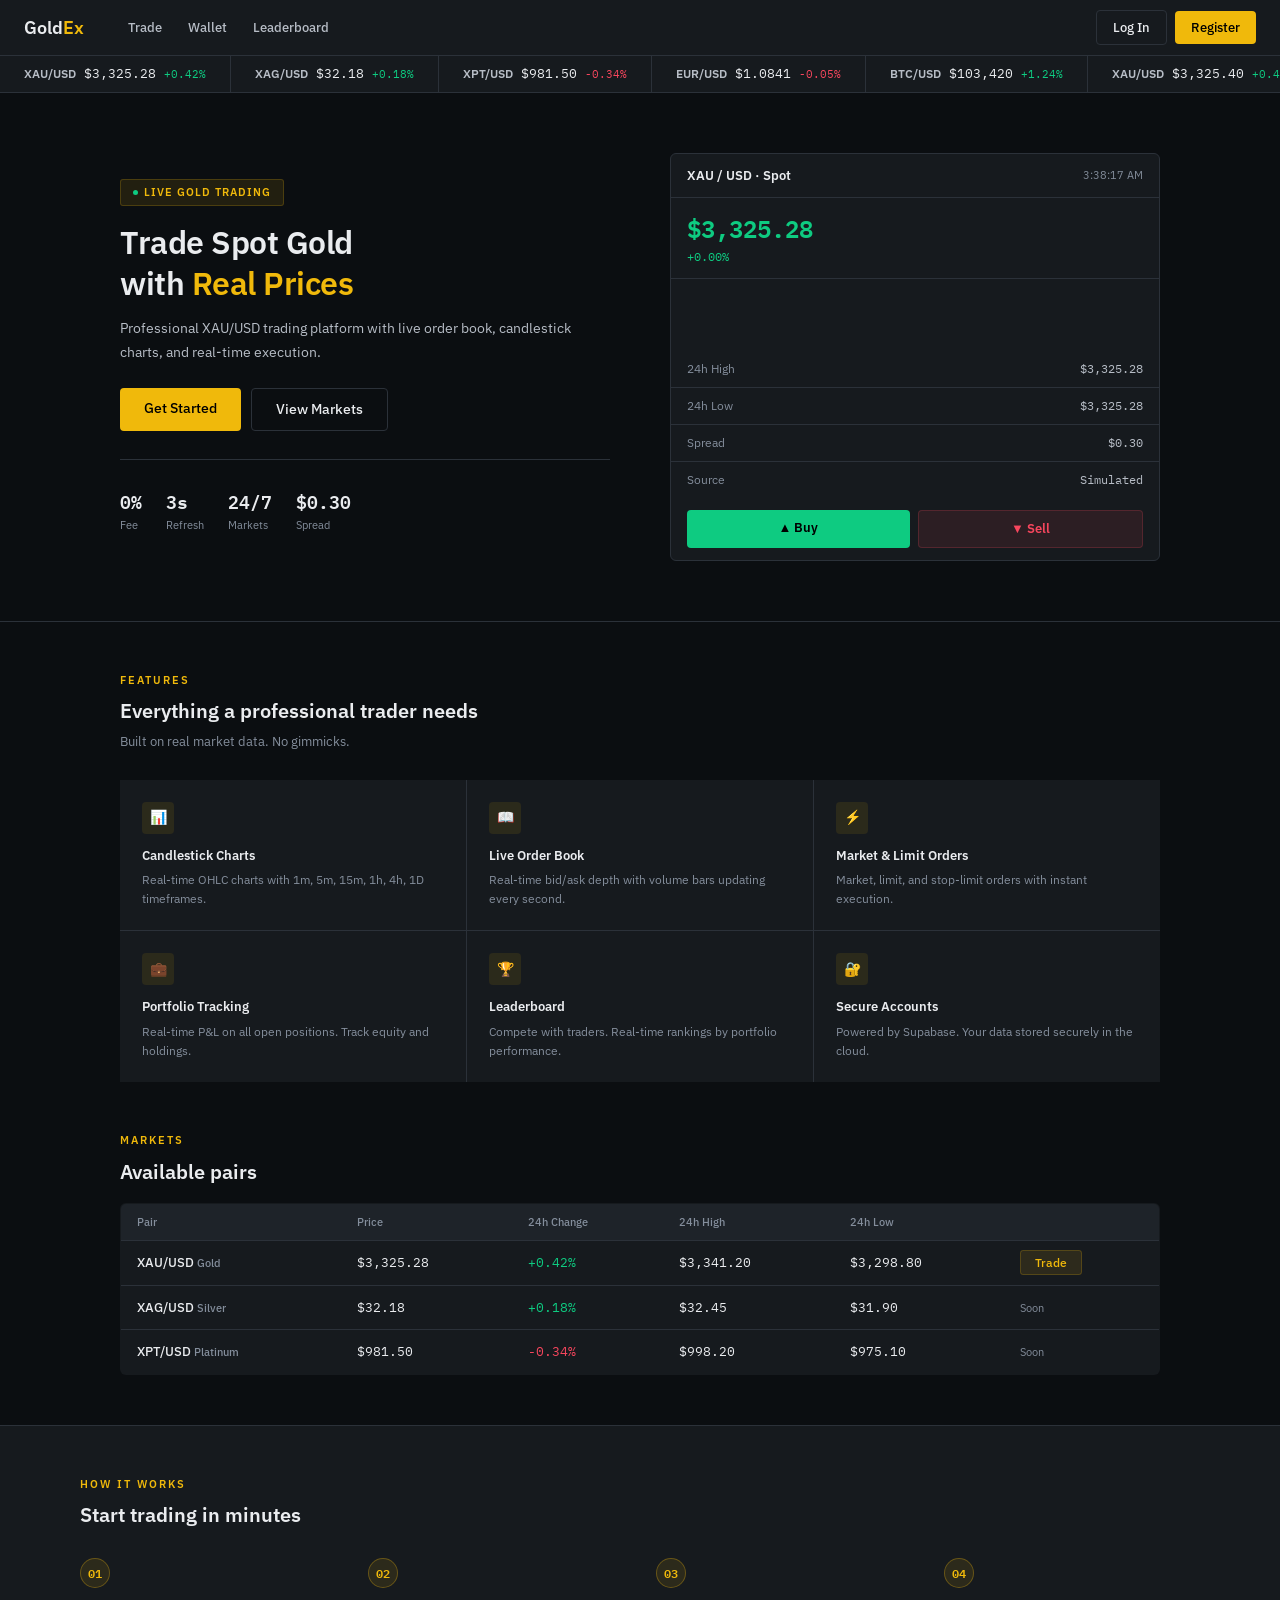
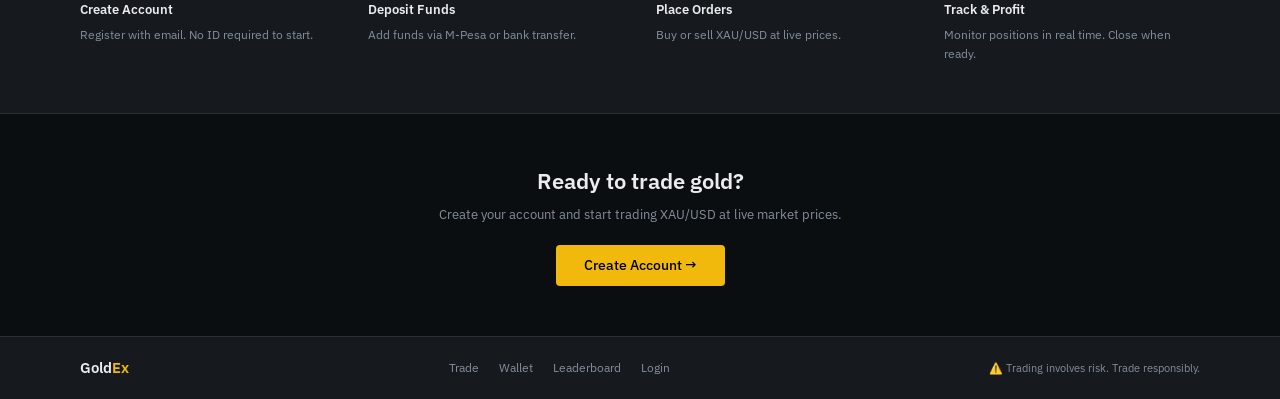
<file: index.html>
<!DOCTYPE html>
<html lang="en">
<head>
<meta charset="UTF-8">
<meta name="viewport" content="width=device-width, initial-scale=1.0">
<link rel="icon" type="image/svg+xml" href="favicon.svg">
<title>GoldEx — Spot Gold Trading</title>
<link href="https://fonts.googleapis.com/css2?family=IBM+Plex+Sans:wght@400;500;600&family=IBM+Plex+Mono:wght@400;500&display=swap" rel="stylesheet">
<style>
:root{--bg0:#0b0e11;--bg1:#161a1e;--bg2:#1e2329;--bg3:#2b3139;--border:#2b3139;--text:#eaecef;--text2:#b7bdc6;--text3:#848e9c;--yellow:#f0b90b;--yellow2:#d4a017;--green:#0ecb81;--red:#f6465d;}
*{margin:0;padding:0;box-sizing:border-box;}
body{background:var(--bg0);color:var(--text);font-family:'IBM Plex Sans',sans-serif;font-size:14px;line-height:1.5;}
nav{display:flex;align-items:center;height:56px;padding:0 24px;background:var(--bg1);border-bottom:1px solid var(--border);position:sticky;top:0;z-index:100;gap:32px;}
.logo{font-size:18px;font-weight:600;text-decoration:none;color:var(--text);}
.logo .g{color:var(--yellow);}
.nav-links{display:flex;align-items:center;gap:2px;}
.nav-link{color:var(--text2);text-decoration:none;padding:6px 12px;border-radius:4px;font-size:13px;font-weight:500;transition:all 0.15s;}
.nav-link:hover{color:var(--text);background:var(--bg2);}
.nav-right{margin-left:auto;display:flex;align-items:center;gap:8px;}
.btn{padding:7px 16px;border-radius:4px;font-size:13px;font-weight:500;cursor:pointer;font-family:'IBM Plex Sans',sans-serif;transition:all 0.15s;border:none;text-decoration:none;display:inline-block;}
.btn.outline{background:transparent;color:var(--text);border:1px solid var(--border);}
.btn.outline:hover{border-color:var(--yellow);color:var(--yellow);}
.btn.fill{background:var(--yellow);color:#000;}
.btn.fill:hover{background:var(--yellow2);}
.ticker{background:var(--bg1);border-bottom:1px solid var(--border);overflow:hidden;white-space:nowrap;}
.ticker-inner{display:inline-flex;animation:scroll 30s linear infinite;}
@keyframes scroll{0%{transform:translateX(0);}100%{transform:translateX(-50%);}}
.tick-item{display:inline-flex;align-items:center;gap:8px;padding:8px 24px;border-right:1px solid var(--border);}
.tick-sym{font-size:12px;font-weight:600;color:var(--text2);}
.tick-price{font-size:13px;font-family:'IBM Plex Mono',monospace;}
.tick-chg{font-size:11px;font-family:'IBM Plex Mono',monospace;}
.tick-chg.up{color:var(--green);}
.tick-chg.dn{color:var(--red);}
.hero{display:grid;grid-template-columns:1fr 1fr;gap:60px;align-items:center;padding:60px 80px;max-width:1200px;margin:0 auto;}
.hero-tag{display:inline-flex;align-items:center;gap:6px;background:rgba(240,185,11,0.1);border:1px solid rgba(240,185,11,0.2);padding:4px 12px;border-radius:3px;font-size:11px;font-weight:600;letter-spacing:1px;color:var(--yellow);margin-bottom:16px;text-transform:uppercase;}
.live-dot{width:5px;height:5px;border-radius:50%;background:var(--green);animation:blink 2s infinite;display:inline-block;}
@keyframes blink{0%,100%{opacity:1;}50%{opacity:0.2;}}
.hero h1{font-size:32px;font-weight:600;line-height:1.3;letter-spacing:-0.5px;margin-bottom:12px;}
.hero h1 span{color:var(--yellow);}
.hero p{font-size:14px;color:var(--text2);line-height:1.7;margin-bottom:24px;max-width:460px;}
.hero-btns{display:flex;gap:10px;}
.hero-stats{display:flex;gap:24px;margin-top:28px;padding-top:28px;border-top:1px solid var(--border);}
.hero-stat .val{font-size:18px;font-weight:600;font-family:'IBM Plex Mono',monospace;}
.hero-stat .label{font-size:11px;color:var(--text3);margin-top:2px;}
.price-widget{background:var(--bg1);border:1px solid var(--border);border-radius:6px;overflow:hidden;}
.pw-header{padding:12px 16px;border-bottom:1px solid var(--border);display:flex;justify-content:space-between;align-items:center;}
.pw-pair{font-size:13px;font-weight:600;}
.pw-price-wrap{padding:12px 16px;border-bottom:1px solid var(--border);}
.pw-price{font-size:24px;font-weight:600;font-family:'IBM Plex Mono',monospace;color:var(--green);}
.pw-chg{font-size:12px;font-family:'IBM Plex Mono',monospace;margin-top:2px;}
.pw-chg.up{color:var(--green);}
.pw-chg.dn{color:var(--red);}
.mini-chart{padding:0 16px 10px;}
canvas{width:100%!important;}
.pw-row{display:flex;justify-content:space-between;padding:9px 16px;border-bottom:1px solid var(--border);font-size:12px;}
.pw-row .k{color:var(--text3);}
.pw-row .v{font-family:'IBM Plex Mono',monospace;color:var(--text2);}
.pw-cta{display:flex;gap:8px;padding:12px 16px;}
.pw-cta a{flex:1;padding:8px;border-radius:4px;text-align:center;font-size:13px;font-weight:600;text-decoration:none;transition:all 0.15s;}
.pw-cta a.buy{background:var(--green);color:#000;}
.pw-cta a.sell{background:rgba(246,70,93,0.1);color:var(--red);border:1px solid rgba(246,70,93,0.2);}
.pw-cta a.sell:hover{background:var(--red);color:#fff;}
.section{padding:50px 80px;max-width:1200px;margin:0 auto;}
.section-tag{font-size:11px;font-weight:600;letter-spacing:2px;color:var(--yellow);text-transform:uppercase;margin-bottom:8px;}
.section-title{font-size:20px;font-weight:600;margin-bottom:6px;}
.section-sub{font-size:13px;color:var(--text3);margin-bottom:28px;}
.features{display:grid;grid-template-columns:repeat(3,1fr);gap:1px;background:var(--border);}
.feature{background:var(--bg1);padding:22px;transition:background 0.15s;}
.feature:hover{background:var(--bg2);}
.feature-icon{width:32px;height:32px;background:rgba(240,185,11,0.1);border-radius:4px;display:flex;align-items:center;justify-content:center;font-size:14px;margin-bottom:12px;}
.feature h3{font-size:13px;font-weight:600;margin-bottom:5px;}
.feature p{font-size:12px;color:var(--text3);line-height:1.6;}
.markets-table{width:100%;border-collapse:collapse;background:var(--bg1);border:1px solid var(--border);border-radius:6px;overflow:hidden;}
.markets-table th{padding:10px 16px;text-align:left;font-size:11px;font-weight:500;color:var(--text3);border-bottom:1px solid var(--border);background:var(--bg2);}
.markets-table td{padding:12px 16px;font-size:13px;border-bottom:1px solid var(--border);}
.markets-table tr:last-child td{border-bottom:none;}
.markets-table tr:hover td{background:var(--bg2);}
.mono{font-family:'IBM Plex Mono',monospace;}
.up{color:var(--green);}
.dn{color:var(--red);}
.trade-link{padding:4px 14px;border-radius:3px;background:rgba(240,185,11,0.1);color:var(--yellow);border:1px solid rgba(240,185,11,0.2);font-size:12px;font-weight:500;text-decoration:none;transition:all 0.15s;}
.trade-link:hover{background:var(--yellow);color:#000;}
.steps-section{background:var(--bg1);border-top:1px solid var(--border);border-bottom:1px solid var(--border);padding:50px 80px;}
.steps{display:grid;grid-template-columns:repeat(4,1fr);gap:32px;margin-top:28px;}
.step-num{width:30px;height:30px;border-radius:50%;background:rgba(240,185,11,0.1);border:1px solid rgba(240,185,11,0.3);display:flex;align-items:center;justify-content:center;font-size:12px;font-weight:600;color:var(--yellow);margin-bottom:12px;font-family:'IBM Plex Mono',monospace;}
.step h4{font-size:13px;font-weight:600;margin-bottom:5px;}
.step p{font-size:12px;color:var(--text3);line-height:1.6;}
.cta-section{padding:50px 80px;text-align:center;max-width:1200px;margin:0 auto;}
.cta-section h2{font-size:22px;font-weight:600;margin-bottom:8px;}
.cta-section p{font-size:13px;color:var(--text3);margin-bottom:20px;}
footer{background:var(--bg1);border-top:1px solid var(--border);padding:20px 80px;display:flex;align-items:center;justify-content:space-between;flex-wrap:wrap;gap:12px;}
.footer-logo{font-size:15px;font-weight:600;}.footer-logo span{color:var(--yellow);}
.footer-links{display:flex;gap:20px;}
.footer-links a{font-size:12px;color:var(--text3);text-decoration:none;}
.footer-links a:hover{color:var(--text);}
.footer-note{font-size:11px;color:var(--text3);}
@media(max-width:900px){.hero{grid-template-columns:1fr;padding:32px 20px;gap:28px;}.section{padding:36px 20px;}.steps-section{padding:36px 20px;}.cta-section{padding:36px 20px;}footer{padding:16px 20px;}.features{grid-template-columns:1fr 1fr;}.steps{grid-template-columns:1fr 1fr;}}
</style>
</head>
<body>
<nav>
  <a href="index.html" class="logo">Gold<span class="g">Ex</span></a>
  <div class="nav-links">
    <a href="trade.html" class="nav-link">Trade</a>
    <a href="wallet.html" class="nav-link">Wallet</a>
    <a href="leaderboard.html" class="nav-link">Leaderboard</a>
  </div>
  <div class="nav-right">
    <a href="login.html" class="btn outline">Log In</a>
    <a href="login.html" class="btn fill">Register</a>
  </div>
</nav>

<div class="ticker"><div class="ticker-inner">
  <div class="tick-item"><span class="tick-sym">XAU/USD</span><span class="tick-price" id="t1">$3,325.40</span><span class="tick-chg up">+0.42%</span></div>
  <div class="tick-item"><span class="tick-sym">XAG/USD</span><span class="tick-price">$32.18</span><span class="tick-chg up">+0.18%</span></div>
  <div class="tick-item"><span class="tick-sym">XPT/USD</span><span class="tick-price">$981.50</span><span class="tick-chg dn">-0.34%</span></div>
  <div class="tick-item"><span class="tick-sym">EUR/USD</span><span class="tick-price">$1.0841</span><span class="tick-chg dn">-0.05%</span></div>
  <div class="tick-item"><span class="tick-sym">BTC/USD</span><span class="tick-price">$103,420</span><span class="tick-chg up">+1.24%</span></div>
  <div class="tick-item"><span class="tick-sym">XAU/USD</span><span class="tick-price">$3,325.40</span><span class="tick-chg up">+0.42%</span></div>
  <div class="tick-item"><span class="tick-sym">XAG/USD</span><span class="tick-price">$32.18</span><span class="tick-chg up">+0.18%</span></div>
  <div class="tick-item"><span class="tick-sym">XPT/USD</span><span class="tick-price">$981.50</span><span class="tick-chg dn">-0.34%</span></div>
  <div class="tick-item"><span class="tick-sym">EUR/USD</span><span class="tick-price">$1.0841</span><span class="tick-chg dn">-0.05%</span></div>
  <div class="tick-item"><span class="tick-sym">BTC/USD</span><span class="tick-price">$103,420</span><span class="tick-chg up">+1.24%</span></div>
</div></div>

<div style="background:var(--bg0);border-bottom:1px solid var(--border);">
<div class="hero">
  <div>
    <div class="hero-tag"><span class="live-dot"></span> Live Gold Trading</div>
    <h1>Trade Spot Gold<br>with <span>Real Prices</span></h1>
    <p>Professional XAU/USD trading platform with live order book, candlestick charts, and real-time execution.</p>
    <div class="hero-btns">
      <a href="login.html" class="btn fill" style="font-size:14px;padding:10px 24px;">Get Started</a>
      <a href="trade.html" class="btn outline" style="font-size:14px;padding:10px 24px;">View Markets</a>
    </div>
    <div class="hero-stats">
      <div class="hero-stat"><div class="val">0%</div><div class="label">Fee</div></div>
      <div class="hero-stat"><div class="val">3s</div><div class="label">Refresh</div></div>
      <div class="hero-stat"><div class="val">24/7</div><div class="label">Markets</div></div>
      <div class="hero-stat"><div class="val">$0.30</div><div class="label">Spread</div></div>
    </div>
  </div>
  <div class="price-widget">
    <div class="pw-header"><span class="pw-pair">XAU / USD · Spot</span><span style="font-size:11px;color:var(--text3);" id="pwTime">—</span></div>
    <div class="pw-price-wrap">
      <div class="pw-price" id="pwPrice">Loading...</div>
      <div class="pw-chg up" id="pwChg">—</div>
    </div>
    <div class="mini-chart"><canvas id="miniChart" height="60"></canvas></div>
    <div class="pw-row"><span class="k">24h High</span><span class="v" id="pwHigh">—</span></div>
    <div class="pw-row"><span class="k">24h Low</span><span class="v" id="pwLow">—</span></div>
    <div class="pw-row"><span class="k">Spread</span><span class="v">$0.30</span></div>
    <div class="pw-row" style="border-bottom:none"><span class="k">Source</span><span class="v" id="pwSrc">Connecting...</span></div>
    <div class="pw-cta"><a href="login.html" class="buy">▲ Buy</a><a href="login.html" class="sell">▼ Sell</a></div>
  </div>
</div>
</div>

<div class="section">
  <div class="section-tag">Features</div>
  <div class="section-title">Everything a professional trader needs</div>
  <div class="section-sub">Built on real market data. No gimmicks.</div>
  <div class="features">
    <div class="feature"><div class="feature-icon">📊</div><h3>Candlestick Charts</h3><p>Real-time OHLC charts with 1m, 5m, 15m, 1h, 4h, 1D timeframes.</p></div>
    <div class="feature"><div class="feature-icon">📖</div><h3>Live Order Book</h3><p>Real-time bid/ask depth with volume bars updating every second.</p></div>
    <div class="feature"><div class="feature-icon">⚡</div><h3>Market & Limit Orders</h3><p>Market, limit, and stop-limit orders with instant execution.</p></div>
    <div class="feature"><div class="feature-icon">💼</div><h3>Portfolio Tracking</h3><p>Real-time P&L on all open positions. Track equity and holdings.</p></div>
    <div class="feature"><div class="feature-icon">🏆</div><h3>Leaderboard</h3><p>Compete with traders. Real-time rankings by portfolio performance.</p></div>
    <div class="feature"><div class="feature-icon">🔐</div><h3>Secure Accounts</h3><p>Powered by Supabase. Your data stored securely in the cloud.</p></div>
  </div>
</div>

<div class="section" style="padding-top:0;">
  <div class="section-tag">Markets</div>
  <div class="section-title" style="margin-bottom:16px;">Available pairs</div>
  <table class="markets-table">
    <thead><tr><th>Pair</th><th>Price</th><th>24h Change</th><th>24h High</th><th>24h Low</th><th></th></tr></thead>
    <tbody>
      <tr><td style="font-weight:500">XAU/USD <span style="font-size:11px;color:var(--text3)">Gold</span></td><td class="mono" id="mt1">$3,325.40</td><td class="mono up">+0.42%</td><td class="mono">$3,341.20</td><td class="mono">$3,298.80</td><td><a href="login.html" class="trade-link">Trade</a></td></tr>
      <tr><td style="font-weight:500">XAG/USD <span style="font-size:11px;color:var(--text3)">Silver</span></td><td class="mono">$32.18</td><td class="mono up">+0.18%</td><td class="mono">$32.45</td><td class="mono">$31.90</td><td><span style="font-size:11px;color:var(--text3)">Soon</span></td></tr>
      <tr><td style="font-weight:500">XPT/USD <span style="font-size:11px;color:var(--text3)">Platinum</span></td><td class="mono">$981.50</td><td class="mono dn">-0.34%</td><td class="mono">$998.20</td><td class="mono">$975.10</td><td><span style="font-size:11px;color:var(--text3)">Soon</span></td></tr>
    </tbody>
  </table>
</div>

<div class="steps-section">
  <div class="section-tag">How It Works</div>
  <div class="section-title" style="margin-top:8px;">Start trading in minutes</div>
  <div class="steps">
    <div class="step"><div class="step-num">01</div><h4>Create Account</h4><p>Register with email. No ID required to start.</p></div>
    <div class="step"><div class="step-num">02</div><h4>Deposit Funds</h4><p>Add funds via M-Pesa or bank transfer.</p></div>
    <div class="step"><div class="step-num">03</div><h4>Place Orders</h4><p>Buy or sell XAU/USD at live prices.</p></div>
    <div class="step"><div class="step-num">04</div><h4>Track & Profit</h4><p>Monitor positions in real time. Close when ready.</p></div>
  </div>
</div>

<div class="cta-section">
  <h2>Ready to trade gold?</h2>
  <p>Create your account and start trading XAU/USD at live market prices.</p>
  <a href="login.html" class="btn fill" style="font-size:14px;padding:10px 28px;">Create Account →</a>
</div>

<footer>
  <div class="footer-logo">Gold<span>Ex</span></div>
  <div class="footer-links"><a href="trade.html">Trade</a><a href="wallet.html">Wallet</a><a href="leaderboard.html">Leaderboard</a><a href="login.html">Login</a></div>
  <div class="footer-note">⚠️ Trading involves risk. Trade responsibly.</div>
</footer>

<script>
let price=0,basePrice=0,history=[],dHigh=0,dLow=Infinity;
const mc=document.getElementById('miniChart');
const mctx=mc.getContext('2d');
function resizeMc(){mc.width=mc.parentElement.offsetWidth-0;mc.height=60;}
resizeMc();window.addEventListener('resize',resizeMc);

async function tick(){
  let p=null;
  try{const r=await fetch('https://metals.live/api/spot',{signal:AbortSignal.timeout(4000)});const d=await r.json();const g=d.find(x=>(x.symbol||'').toUpperCase()==='XAU'||(x.name||'').toLowerCase().includes('gold'));if(g){const v=parseFloat(g.price||g.bid||g.ask);if(v>100){p=v;document.getElementById('pwSrc').textContent='Live';}}}catch(e){}
  if(!p){if(!basePrice)basePrice=3320+Math.random()*40;basePrice+=(Math.random()-0.499)*1.5;p=parseFloat(basePrice.toFixed(2));document.getElementById('pwSrc').textContent='Simulated';}
  else if(!basePrice)basePrice=p;
  price=p;if(!dHigh||p>dHigh)dHigh=p;if(dLow===Infinity||p<dLow)dLow=p;
  history.push(p);if(history.length>60)history.shift();
  const base=history[0]||p,chg=((p-base)/base*100).toFixed(2);
  const fmt=n=>n.toLocaleString('en-US',{minimumFractionDigits:2,maximumFractionDigits:2});
  document.getElementById('pwPrice').textContent='$'+fmt(p);
  document.getElementById('pwChg').textContent=(chg>=0?'+':'')+chg+'%';
  document.getElementById('pwChg').className='pw-chg '+(chg>=0?'up':'dn');
  document.getElementById('pwHigh').textContent='$'+fmt(dHigh);
  document.getElementById('pwLow').textContent=dLow===Infinity?'—':'$'+fmt(dLow);
  document.getElementById('pwTime').textContent=new Date().toLocaleTimeString();
  ['t1','mt1'].forEach(id=>{const el=document.getElementById(id);if(el)el.textContent='$'+fmt(p);});
  drawChart();
}
function drawChart(){
  const w=mc.width,h=mc.height;mctx.clearRect(0,0,w,h);
  const pts=history;if(pts.length<2)return;
  const min=Math.min(...pts)-1,max=Math.max(...pts)+1,range=max-min;
  const isUp=pts[pts.length-1]>=pts[0];const col=isUp?'#0ecb81':'#f6465d';
  const g=mctx.createLinearGradient(0,0,0,h);
  g.addColorStop(0,isUp?'rgba(14,203,129,0.2)':'rgba(246,70,93,0.2)');g.addColorStop(1,'transparent');
  mctx.beginPath();pts.forEach((p2,i)=>{const x=(i/(pts.length-1))*w,y=h-((p2-min)/range)*h;i?mctx.lineTo(x,y):mctx.moveTo(x,y);});
  mctx.lineTo(w,h);mctx.lineTo(0,h);mctx.closePath();mctx.fillStyle=g;mctx.fill();
  mctx.beginPath();pts.forEach((p2,i)=>{const x=(i/(pts.length-1))*w,y=h-((p2-min)/range)*h;i?mctx.lineTo(x,y):mctx.moveTo(x,y);});
  mctx.strokeStyle=col;mctx.lineWidth=1.5;mctx.lineJoin='round';mctx.stroke();
}
tick();setInterval(tick,4000);
</script>
</body>
</html>
</file>
